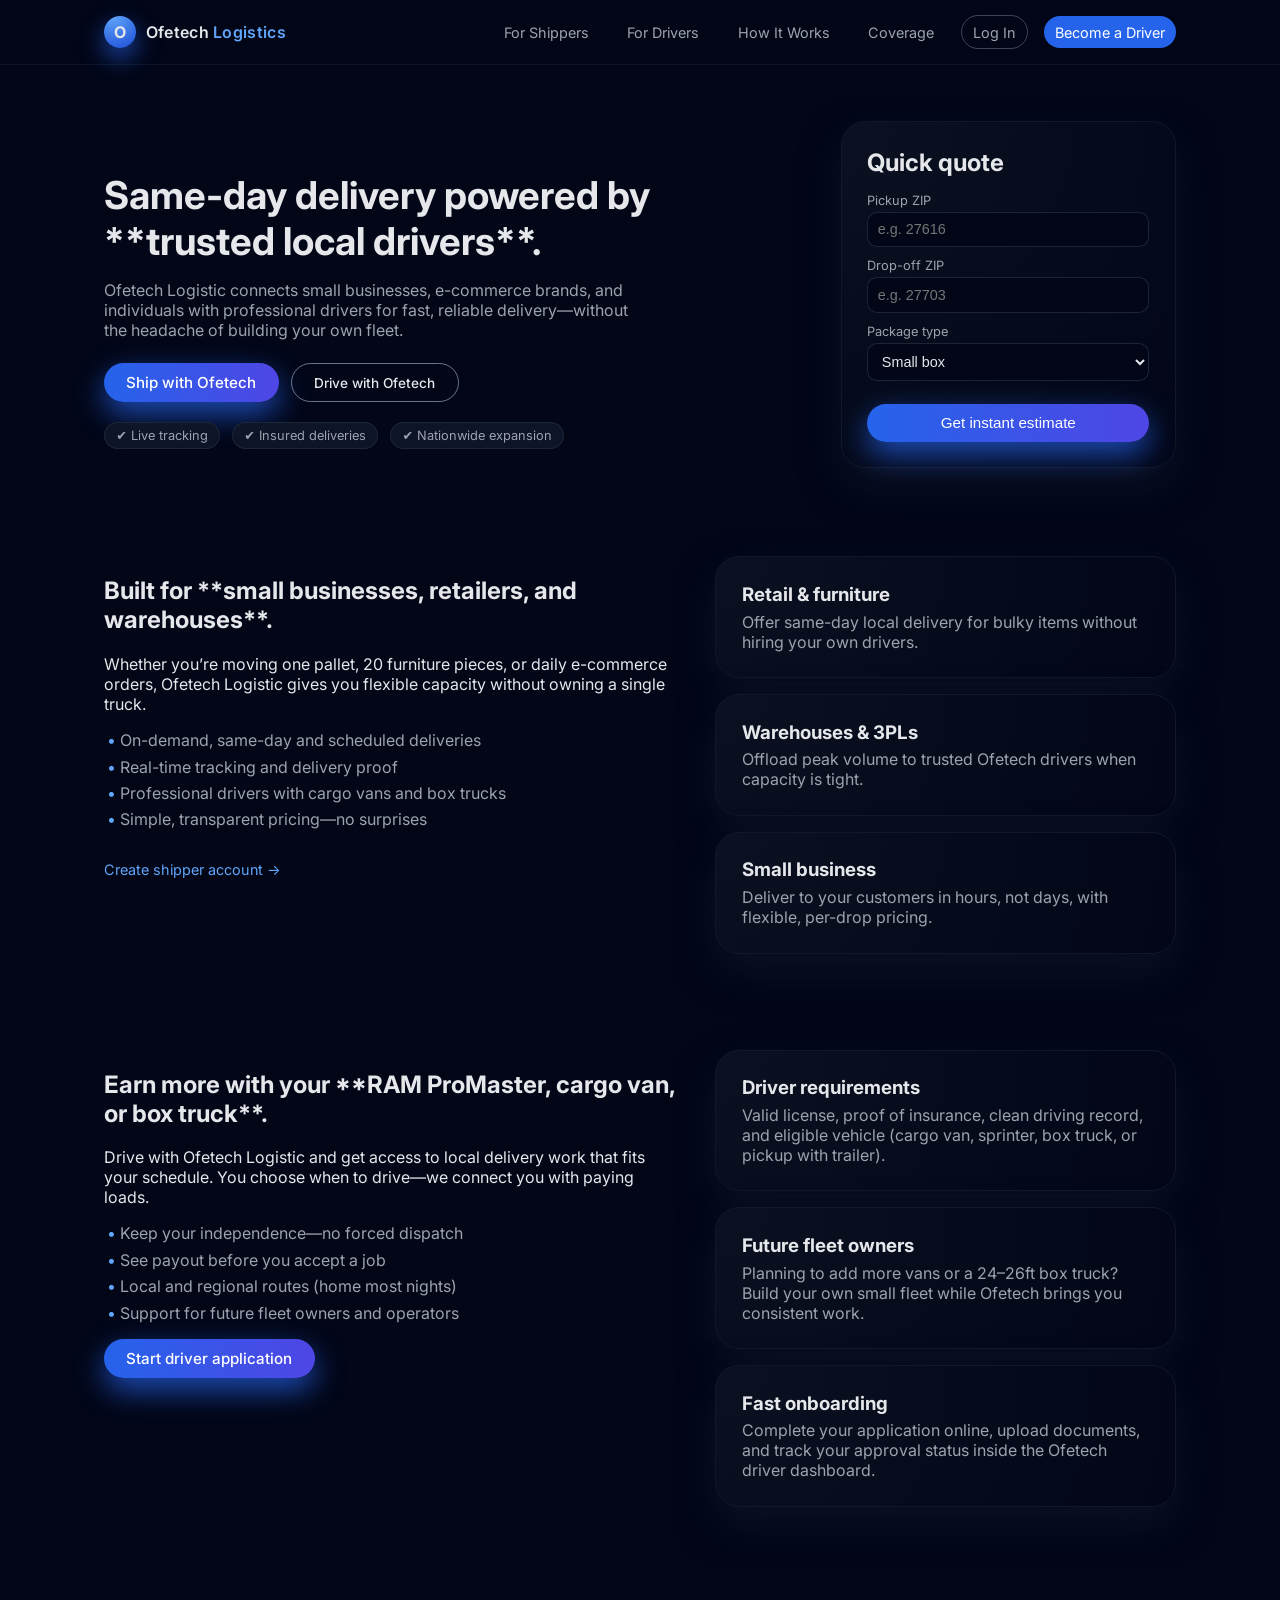
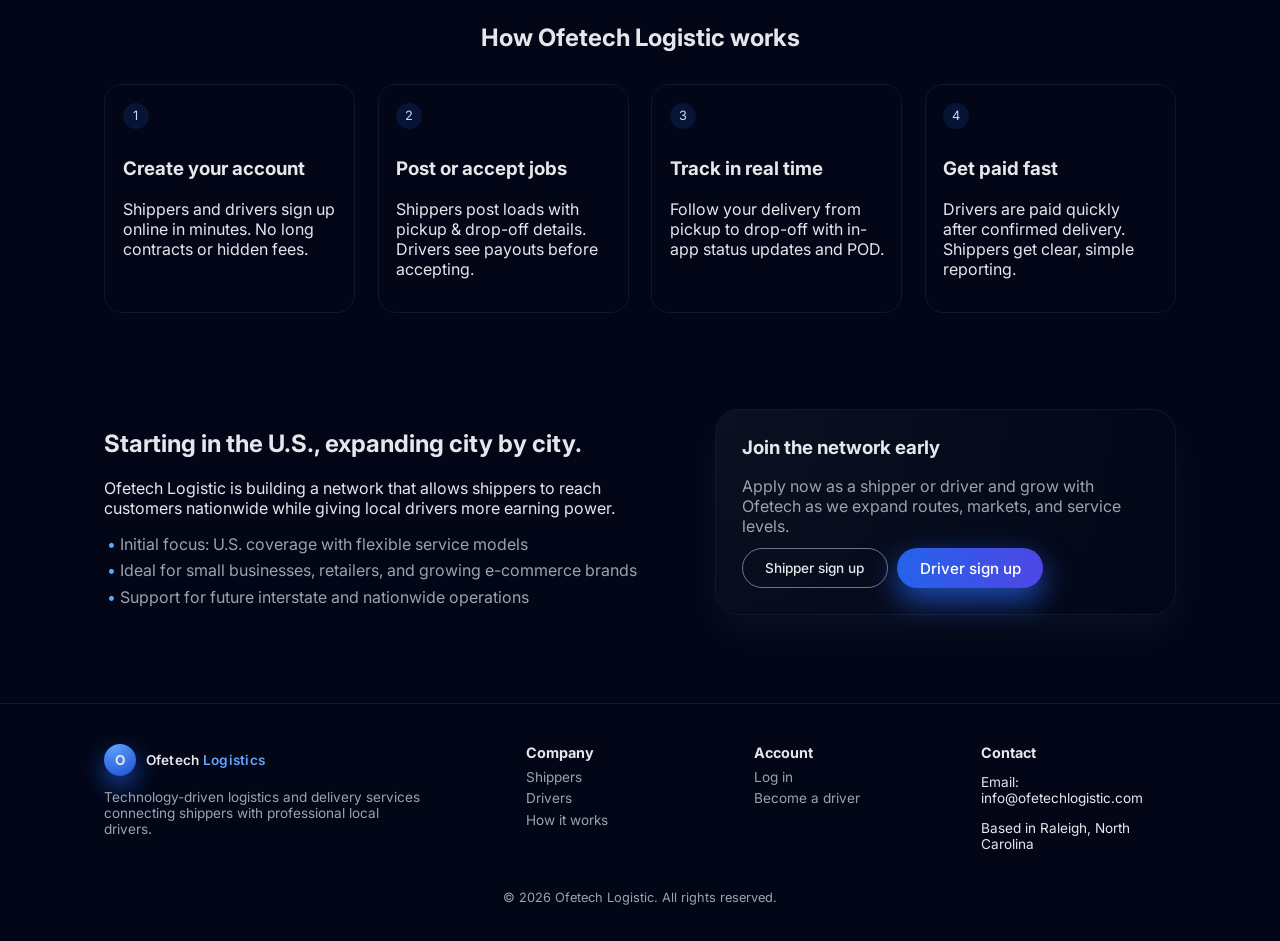
<file: index.html>
<!DOCTYPE html>
<html lang="en">
<head>
  <meta charset="UTF-8" />
  <meta name="viewport" content="width=device-width, initial-scale=1.0" />
  <title>Ofetech Logistic | Fast Local Delivery & Last-Mile Solutions</title>
  <meta name="description" content="Ofetech Logistic connects shippers with professional drivers for same-day and last-mile delivery across the U.S." />
  <link rel="preconnect" href="https://fonts.googleapis.com" />
  <link rel="preconnect" href="https://fonts.gstatic.com" crossorigin />
  <link href="https://fonts.googleapis.com/css2?family=Inter:wght@400;500;600;700&display=swap" rel="stylesheet" />
  <link rel="stylesheet" href="assets/css/styles.css" />
</head>
<body>
  <header class="site-header">
    <div class="container header-inner">
      <div class="logo">
        <span class="logo-mark">O</span>
        <span class="logo-text">Ofetech <span>Logistics</span></span>
      </div>

      <nav class="nav-desktop">
        <a href="#shippers">For Shippers</a>
        <a href="#drivers">For Drivers</a>
        <a href="#how-it-works">How It Works</a>
        <a href="#coverage">Coverage</a>
        <a href="login.html" class="nav-link-ghost">Log In</a>
        <a href="driver-signup.html" class="nav-link-primary">Become a Driver</a>
      </nav>

      <button class="nav-toggle" onclick="toggleMobileNav()">
        ☰
      </button>
    </div>

    <nav id="nav-mobile" class="nav-mobile">
      <a href="#shippers" onclick="toggleMobileNav()">For Shippers</a>
      <a href="#drivers" onclick="toggleMobileNav()">For Drivers</a>
      <a href="#how-it-works" onclick="toggleMobileNav()">How It Works</a>
      <a href="#coverage" onclick="toggleMobileNav()">Coverage</a>
      <a href="login.html" onclick="toggleMobileNav()">Log In</a>
      <a href="driver-signup.html" onclick="toggleMobileNav()">Become a Driver</a>
    </nav>
  </header>

  <main>
    <!-- Hero -->
    <section class="hero">
      <div class="container hero-grid">
        <div class="hero-copy">
          <h1>Same-day delivery powered by **trusted local drivers**.</h1>
          <p>
            Ofetech Logistic connects small businesses, e-commerce brands, and individuals
            with professional drivers for fast, reliable delivery—without the headache of
            building your own fleet.
          </p>
          <div class="hero-actions">
            <a href="#shippers" class="btn-primary">Ship with Ofetech</a>
            <a href="driver-signup.html" class="btn-outline">Drive with Ofetech</a>
          </div>
          <div class="hero-meta">
            <span>✔ Live tracking</span>
            <span>✔ Insured deliveries</span>
            <span>✔ Nationwide expansion</span>
          </div>
        </div>

        <div class="hero-panel">
          <div class="card hero-card">
            <h2>Quick quote</h2>
            <form id="quote-form">
              <label>
                Pickup ZIP
                <input type="text" name="pickup" required placeholder="e.g. 27616" />
              </label>
              <label>
                Drop-off ZIP
                <input type="text" name="dropoff" required placeholder="e.g. 27703" />
              </label>
              <label>
                Package type
                <select name="package">
                  <option value="small">Small box</option>
                  <option value="medium">Medium box</option>
                  <option value="large">Large box</option>
                  <option value="furniture">Furniture / Large item</option>
                  <option value="pallet">Pallet / Freight</option>
                </select>
              </label>
              <button type="submit" class="btn-primary-full">Get instant estimate</button>
              <p class="form-note" id="quote-result"></p>
            </form>
          </div>
        </div>
      </div>
    </section>

    <!-- Shippers section -->
    <section id="shippers" class="section">
      <div class="container section-grid">
        <div>
          <h2>Built for **small businesses, retailers, and warehouses**.</h2>
          <p>
            Whether you’re moving one pallet, 20 furniture pieces, or daily e-commerce
            orders, Ofetech Logistic gives you flexible capacity without owning a single
            truck.
          </p>
          <ul class="feature-list">
            <li>On-demand, same-day and scheduled deliveries</li>
            <li>Real-time tracking and delivery proof</li>
            <li>Professional drivers with cargo vans and box trucks</li>
            <li>Simple, transparent pricing—no surprises</li>
          </ul>
          <a href="login.html" class="link-cta">Create shipper account →</a>
        </div>
        <div class="card-list">
          <div class="card">
            <h3>Retail & furniture</h3>
            <p>Offer same-day local delivery for bulky items without hiring your own drivers.</p>
          </div>
          <div class="card">
            <h3>Warehouses & 3PLs</h3>
            <p>Offload peak volume to trusted Ofetech drivers when capacity is tight.</p>
          </div>
          <div class="card">
            <h3>Small business</h3>
            <p>Deliver to your customers in hours, not days, with flexible, per-drop pricing.</p>
          </div>
        </div>
      </div>
    </section>

    <!-- Drivers section -->
    <section id="drivers" class="section section-alt">
      <div class="container section-grid">
        <div>
          <h2>Earn more with your **RAM ProMaster, cargo van, or box truck**.</h2>
          <p>
            Drive with Ofetech Logistic and get access to local delivery work that fits
            your schedule. You choose when to drive—we connect you with paying loads.
          </p>
          <ul class="feature-list">
            <li>Keep your independence—no forced dispatch</li>
            <li>See payout before you accept a job</li>
            <li>Local and regional routes (home most nights)</li>
            <li>Support for future fleet owners and operators</li>
          </ul>
          <a href="driver-signup.html" class="btn-primary">Start driver application</a>
        </div>
        <div class="card-list">
          <div class="card">
            <h3>Driver requirements</h3>
            <p>
              Valid license, proof of insurance, clean driving record, and eligible vehicle
              (cargo van, sprinter, box truck, or pickup with trailer).
            </p>
          </div>
          <div class="card">
            <h3>Future fleet owners</h3>
            <p>
              Planning to add more vans or a 24–26ft box truck? Build your own small fleet
              while Ofetech brings you consistent work.
            </p>
          </div>
          <div class="card">
            <h3>Fast onboarding</h3>
            <p>
              Complete your application online, upload documents, and track your approval
              status inside the Ofetech driver dashboard.
            </p>
          </div>
        </div>
      </div>
    </section>

    <!-- How it works -->
    <section id="how-it-works" class="section">
      <div class="container">
        <h2 class="section-title">How Ofetech Logistic works</h2>
        <div class="steps-grid">
          <div class="step">
            <span class="step-number">1</span>
            <h3>Create your account</h3>
            <p>Shippers and drivers sign up online in minutes. No long contracts or hidden fees.</p>
          </div>
          <div class="step">
            <span class="step-number">2</span>
            <h3>Post or accept jobs</h3>
            <p>Shippers post loads with pickup & drop-off details. Drivers see payouts before accepting.</p>
          </div>
          <div class="step">
            <span class="step-number">3</span>
            <h3>Track in real time</h3>
            <p>Follow your delivery from pickup to drop-off with in-app status updates and POD.</p>
          </div>
          <div class="step">
            <span class="step-number">4</span>
            <h3>Get paid fast</h3>
            <p>Drivers are paid quickly after confirmed delivery. Shippers get clear, simple reporting.</p>
          </div>
        </div>
      </div>
    </section>

    <!-- Coverage -->
    <section id="coverage" class="section section-alt">
      <div class="container section-grid">
        <div>
          <h2>Starting in the U.S., expanding city by city.</h2>
          <p>
            Ofetech Logistic is building a network that allows shippers to reach customers
            nationwide while giving local drivers more earning power.
          </p>
          <ul class="feature-list">
            <li>Initial focus: U.S. coverage with flexible service models</li>
            <li>Ideal for small businesses, retailers, and growing e-commerce brands</li>
            <li>Support for future interstate and nationwide operations</li>
          </ul>
        </div>
        <div class="card coverage-card">
          <h3>Join the network early</h3>
          <p>
            Apply now as a shipper or driver and grow with Ofetech as we expand routes,
            markets, and service levels.
          </p>
          <div class="coverage-actions">
            <a href="login.html" class="btn-outline">Shipper sign up</a>
            <a href="driver-signup.html" class="btn-primary">Driver sign up</a>
          </div>
        </div>
      </div>
    </section>
  </main>

  <footer class="site-footer">
    <div class="container footer-grid">
      <div>
        <div class="logo footer-logo">
          <span class="logo-mark">O</span>
          <span class="logo-text">Ofetech <span>Logistics</span></span>
        </div>
        <p class="footer-text">
          Technology-driven logistics and delivery services connecting shippers with
          professional local drivers.
        </p>
      </div>
      <div>
        <h4>Company</h4>
        <a href="#shippers">Shippers</a>
        <a href="#drivers">Drivers</a>
        <a href="#how-it-works">How it works</a>
      </div>
      <div>
        <h4>Account</h4>
        <a href="login.html">Log in</a>
        <a href="driver-signup.html">Become a driver</a>
      </div>
      <div>
        <h4>Contact</h4>
        <p>Email: info@ofetechlogistic.com</p>
        <p>Based in Raleigh, North Carolina</p>
      </div>
    </div>
    <div class="footer-bottom">
      <p>© <span id="year"></span> Ofetech Logistic. All rights reserved.</p>
    </div>
  </footer>

  <script src="assets/js/app.js"></script>
</body>
</html>
</file>
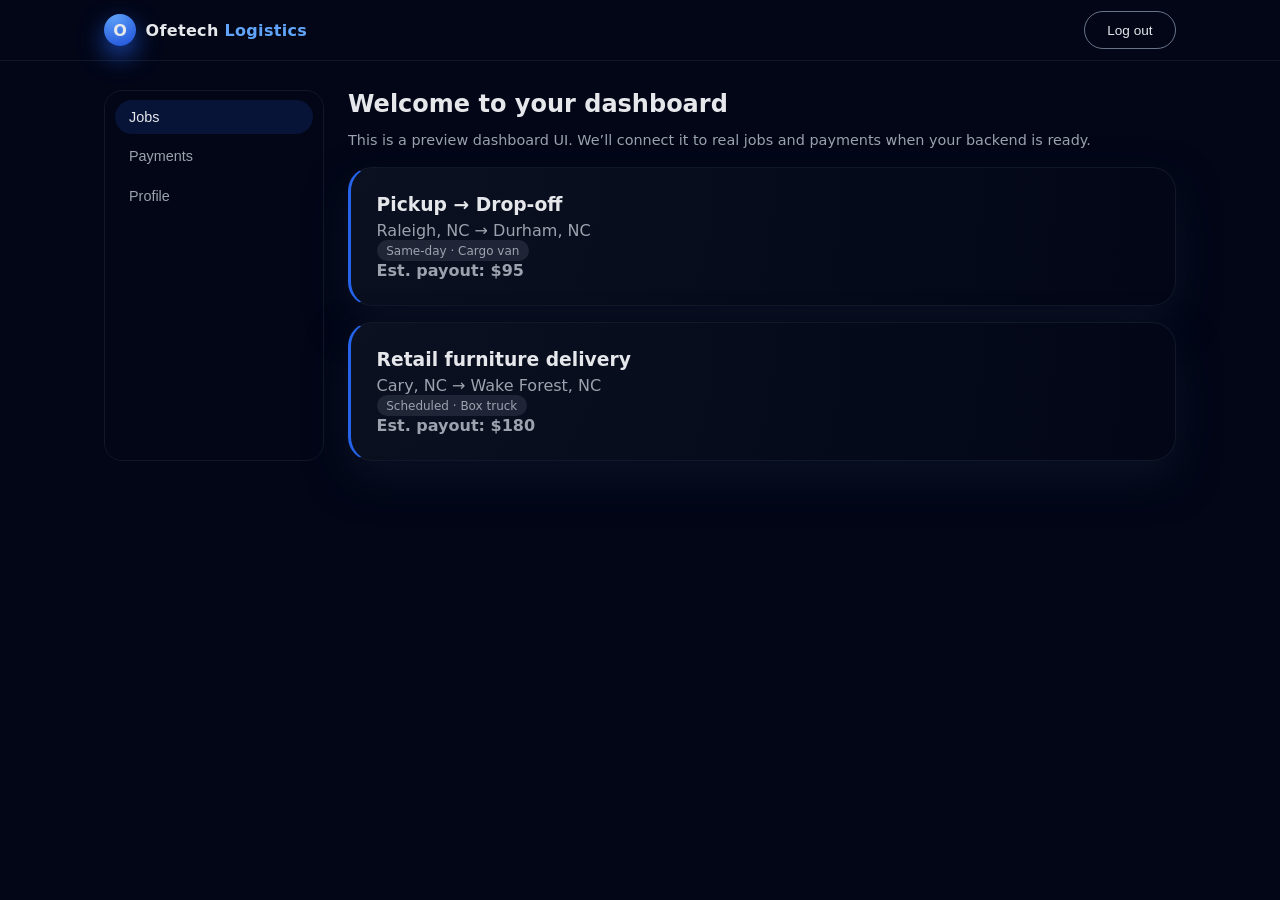
<file: dashboard.html>
<!DOCTYPE html>
<html lang="en">
<head>
  <meta charset="UTF-8" />
  <meta name="viewport" content="width=device-width, initial-scale=1.0" />
  <title>Dashboard | Ofetech Logistic</title>
  <link rel="stylesheet" href="assets/css/styles.css" />
</head>
<body class="page-dashboard">
  <header class="dashboard-header">
    <div class="container dash-header-inner">
      <div class="logo">
        <span class="logo-mark">O</span>
        <span class="logo-text">Ofetech <span>Logistics</span></span>
      </div>
      <nav>
        <button class="btn-outline" onclick="logoutPreview()">Log out</button>
      </nav>
    </div>
  </header>

  <main class="dashboard-main container">
    <aside class="dashboard-sidebar">
      <button class="sidebar-item active">Jobs</button>
      <button class="sidebar-item">Payments</button>
      <button class="sidebar-item">Profile</button>
    </aside>

    <section class="dashboard-content">
      <h1>Welcome to your dashboard</h1>
      <p class="dash-subtitle">
        This is a preview dashboard UI. We’ll connect it to real jobs and payments when your backend is ready.
      </p>

      <div class="card-list">
        <div class="card job-card">
          <h3>Pickup → Drop-off</h3>
          <p>Raleigh, NC → Durham, NC</p>
          <p class="badge">Same-day · Cargo van</p>
          <p class="payout">Est. payout: $95</p>
        </div>
        <div class="card job-card">
          <h3>Retail furniture delivery</h3>
          <p>Cary, NC → Wake Forest, NC</p>
          <p class="badge">Scheduled · Box truck</p>
          <p class="payout">Est. payout: $180</p>
        </div>
      </div>
    </section>
  </main>

  <script src="assets/js/app.js"></script>
</body>
</html>
</file>
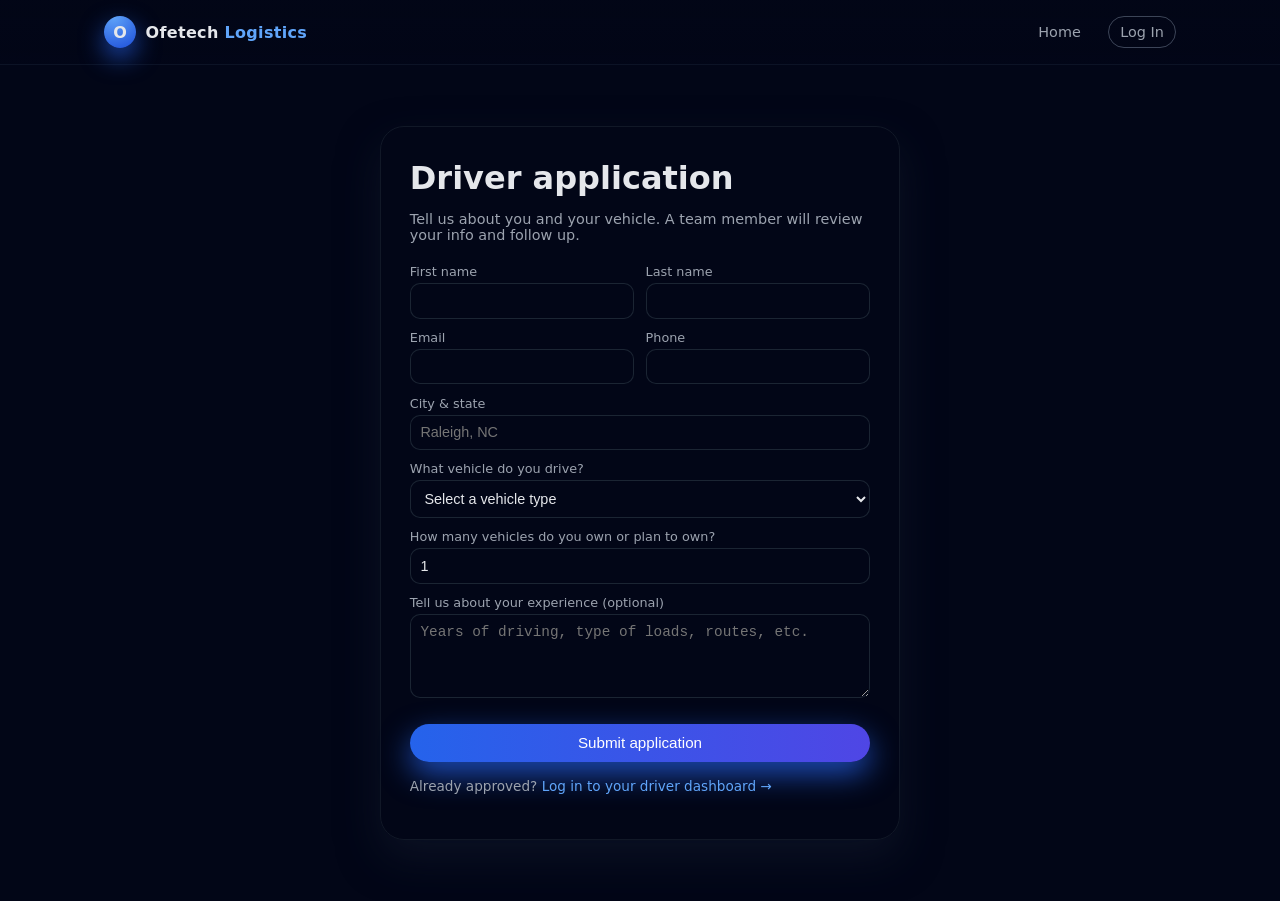
<file: driver-signup.html>
<!DOCTYPE html>
<html lang="en">
<head>
  <meta charset="UTF-8" />
  <meta name="viewport" content="width=device-width, initial-scale=1.0" />
  <title>Driver Application | Ofetech Logistic</title>
  <link rel="stylesheet" href="assets/css/styles.css" />
</head>
<body class="page-alt">
  <header class="site-header simple-header">
    <div class="container header-inner">
      <div class="logo">
        <span class="logo-mark">O</span>
        <span class="logo-text">Ofetech <span>Logistics</span></span>
      </div>
      <nav class="nav-desktop">
        <a href="index.html">Home</a>
        <a href="login.html" class="nav-link-ghost">Log In</a>
      </nav>
    </div>
  </header>

  <main class="auth-main">
    <div class="auth-card">
      <h1>Driver application</h1>
      <p class="auth-subtitle">
        Tell us about you and your vehicle. A team member will review your info and follow up.
      </p>

      <form id="driver-form">
        <div class="form-grid">
          <label>
            First name
            <input type="text" name="firstName" required />
          </label>
          <label>
            Last name
            <input type="text" name="lastName" required />
          </label>
        </div>

        <div class="form-grid">
          <label>
            Email
            <input type="email" name="email" required />
          </label>
          <label>
            Phone
            <input type="tel" name="phone" required />
          </label>
        </div>

        <label>
          City & state
          <input type="text" name="location" placeholder="Raleigh, NC" required />
        </label>

        <label>
          What vehicle do you drive?
          <select name="vehicle" required>
            <option value="">Select a vehicle type</option>
            <option value="cargo-van">Cargo van (RAM ProMaster, etc.)</option>
            <option value="sprinter">Sprinter / high roof van</option>
            <option value="box-truck-24">24–26 ft box truck</option>
            <option value="pickup">Pickup truck + trailer</option>
            <option value="other">Other commercial vehicle</option>
          </select>
        </label>

        <label>
          How many vehicles do you own or plan to own?
          <input type="number" name="fleetSize" min="1" value="1" />
        </label>

        <label>
          Tell us about your experience (optional)
          <textarea name="experience" rows="4" placeholder="Years of driving, type of loads, routes, etc."></textarea>
        </label>

        <button type="submit" class="btn-primary-full">Submit application</button>
        <p class="form-note" id="driver-result"></p>
      </form>

      <p class="auth-footer-link">
        Already approved? <a href="login.html">Log in to your driver dashboard →</a>
      </p>
    </div>
  </main>

  <script src="assets/js/app.js"></script>
</body>
</html>
</file>
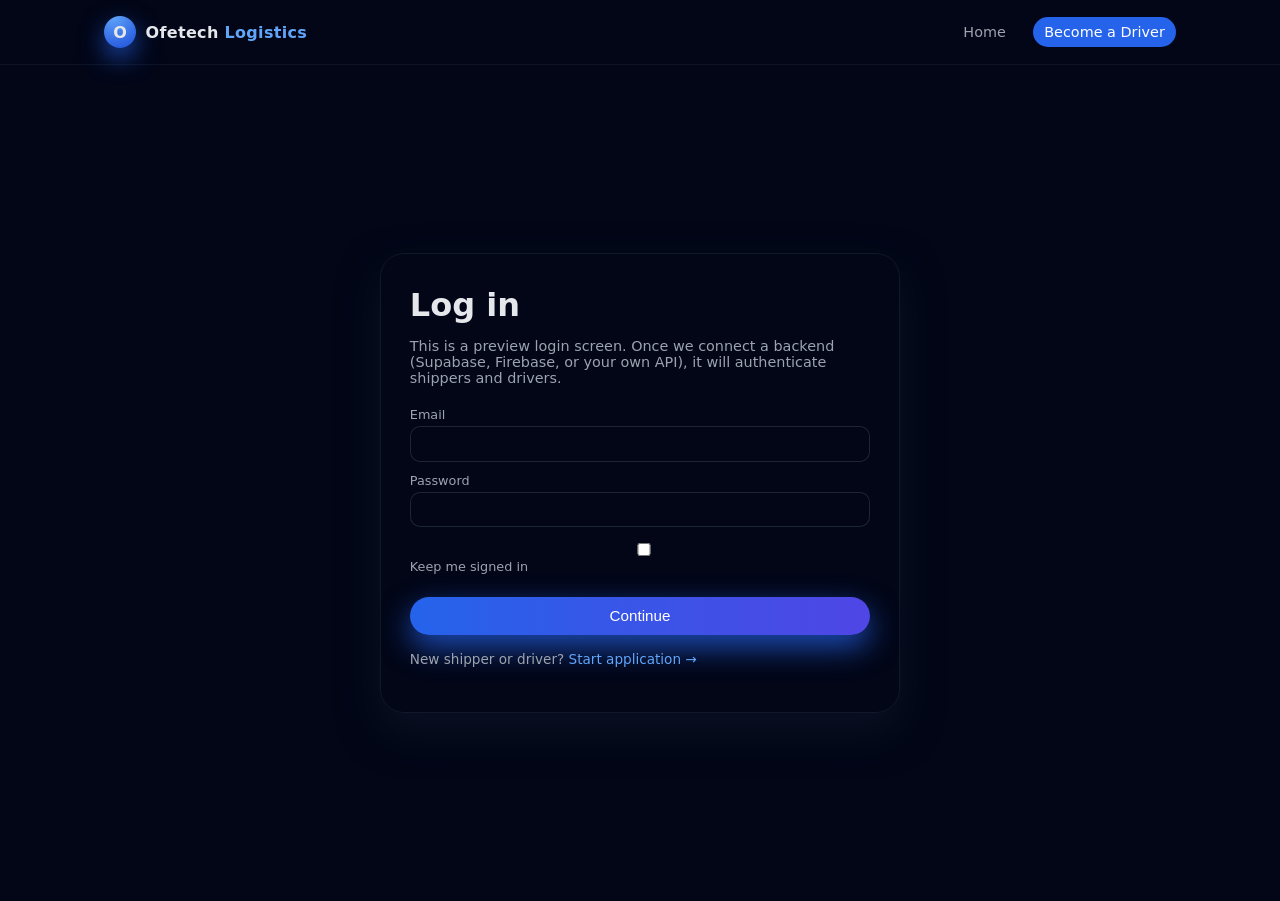
<file: login.html>
<!DOCTYPE html>
<html lang="en">
<head>
  <meta charset="UTF-8" />
  <meta name="viewport" content="width=device-width, initial-scale=1.0" />
  <title>Log In | Ofetech Logistic</title>
  <link rel="stylesheet" href="assets/css/styles.css" />
</head>
<body class="page-alt">
  <header class="site-header simple-header">
    <div class="container header-inner">
      <div class="logo">
        <span class="logo-mark">O</span>
        <span class="logo-text">Ofetech <span>Logistics</span></span>
      </div>
      <nav class="nav-desktop">
        <a href="index.html">Home</a>
        <a href="driver-signup.html" class="nav-link-primary">Become a Driver</a>
      </nav>
    </div>
  </header>

  <main class="auth-main">
    <div class="auth-card">
      <h1>Log in</h1>
      <p class="auth-subtitle">
        This is a preview login screen. Once we connect a backend (Supabase, Firebase, or your own API),
        it will authenticate shippers and drivers.
      </p>

      <form id="login-form">
        <label>
          Email
          <input type="email" name="email" required />
        </label>
        <label>
          Password
          <input type="password" name="password" required />
        </label>
        <label class="checkbox-row">
          <input type="checkbox" name="remember" />
          <span>Keep me signed in</span>
        </label>

        <button type="submit" class="btn-primary-full">Continue</button>
        <p class="form-note" id="login-result"></p>
      </form>

      <p class="auth-footer-link">
        New shipper or driver? <a href="driver-signup.html">Start application →</a>
      </p>
    </div>
  </main>

  <script src="assets/js/app.js"></script>
</body>
</html>
</file>
<file: assets/css/styles.css>
:root {
  --bg: #040711;
  --bg-alt: #070b1f;
  --card-bg: #0c1024;
  --accent: #2563eb;
  --accent-soft: rgba(37, 99, 235, 0.15);
  --accent-strong: #1d4ed8;
  --text: #e5e7eb;
  --muted: #9ca3af;
  --border: #111827;
  --danger: #f97373;
  --radius-lg: 18px;
  --radius-xl: 24px;
  --shadow-soft: 0 18px 40px rgba(15, 23, 42, 0.65);
}

*,
*::before,
*::after {
  box-sizing: border-box;
}

html,
body {
  margin: 0;
  padding: 0;
  font-family: "Inter", system-ui, -apple-system, BlinkMacSystemFont, sans-serif;
  background: radial-gradient(circle at top, #020617 0, #020617 35%, #020617 100%);
  color: var(--text);
}

body.page-alt {
  background: radial-gradient(circle at top, #020617 0, #020617 40%, #020617 100%);
}

body.page-dashboard {
  background: #020617;
}

/* Layout */
.container {
  width: 100%;
  max-width: 1120px;
  margin: 0 auto;
  padding: 0 1.5rem;
}

/* Header */
.site-header {
  position: sticky;
  top: 0;
  z-index: 40;
  background: linear-gradient(to bottom, rgba(2, 6, 23, 0.98), rgba(2, 6, 23, 0.9));
  border-bottom: 1px solid rgba(15, 23, 42, 0.8);
  backdrop-filter: blur(16px);
}

.simple-header {
  position: static;
}

.header-inner {
  display: flex;
  align-items: center;
  justify-content: space-between;
  height: 64px;
}

/* Logo */
.logo {
  display: flex;
  align-items: center;
  gap: 0.6rem;
}

.logo-mark {
  width: 32px;
  height: 32px;
  border-radius: 999px;
  background: radial-gradient(circle at 30% 0, #60a5fa, #1d4ed8);
  display: inline-flex;
  align-items: center;
  justify-content: center;
  font-weight: 700;
  color: #e5e7eb;
  box-shadow: 0 10px 25px rgba(37, 99, 235, 0.7);
}

.logo-text {
  font-weight: 600;
  letter-spacing: 0.02em;
}

.logo-text span {
  color: #60a5fa;
}

/* Nav */
.nav-desktop {
  display: flex;
  align-items: center;
  gap: 1rem;
  font-size: 0.9rem;
}

.nav-desktop a {
  color: var(--muted);
  text-decoration: none;
  padding: 0.45rem 0.7rem;
  border-radius: 999px;
  transition: 0.18s ease;
}

.nav-desktop a:hover {
  color: #e5e7eb;
  background: rgba(15, 23, 42, 0.95);
}

.nav-link-primary {
  background: var(--accent);
  color: white !important;
  padding-inline: 0.95rem;
}

.nav-link-primary:hover {
  background: var(--accent-strong);
}

.nav-link-ghost {
  border: 1px solid rgba(148, 163, 184, 0.4);
}

/* Mobile nav */
.nav-toggle {
  display: none;
  background: transparent;
  border: 1px solid rgba(148, 163, 184, 0.4);
  border-radius: 999px;
  width: 34px;
  height: 34px;
  color: #e5e7eb;
}

.nav-mobile {
  display: none;
  flex-direction: column;
  padding: 0.75rem 1.5rem 1rem;
  gap: 0.5rem;
  background: #020617;
  border-bottom: 1px solid #111827;
}

.nav-mobile a {
  text-decoration: none;
  color: var(--muted);
  padding: 0.4rem 0;
}

/* Hero */
.hero {
  padding: 3.5rem 0 2.5rem;
}

.hero-grid {
  display: grid;
  grid-template-columns: minmax(0, 1.4fr) minmax(0, 1.1fr);
  gap: 2.5rem;
  align-items: center;
}

.hero-copy h1 {
  font-size: clamp(1.9rem, 3vw, 2.4rem);
  line-height: 1.2;
  margin-bottom: 1rem;
}

.hero-copy h1 strong {
  color: #60a5fa;
}

.hero-copy p {
  color: var(--muted);
  max-width: 34rem;
}

.hero-actions {
  display: flex;
  flex-wrap: wrap;
  gap: 0.75rem;
  margin-top: 1.4rem;
}

.btn-primary,
.btn-outline,
.btn-primary-full {
  border-radius: 999px;
  padding: 0.65rem 1.4rem;
  border: none;
  cursor: pointer;
  font-weight: 500;
  font-size: 0.95rem;
  text-decoration: none;
  display: inline-flex;
  align-items: center;
  justify-content: center;
  gap: 0.4rem;
}

.btn-primary,
.btn-primary-full {
  background: linear-gradient(to right, #2563eb, #4f46e5);
  color: white;
  box-shadow: 0 12px 30px rgba(37, 99, 235, 0.75);
}

.btn-outline {
  border: 1px solid rgba(148, 163, 184, 0.7);
  background: transparent;
  color: var(--text);
}

.btn-primary-full {
  width: 100%;
  margin-top: 0.75rem;
}

.hero-meta {
  display: flex;
  flex-wrap: wrap;
  gap: 0.75rem;
  margin-top: 1.25rem;
  font-size: 0.8rem;
  color: var(--muted);
}

.hero-meta span {
  padding: 0.3rem 0.7rem;
  border-radius: 999px;
  background: rgba(15, 23, 42, 0.9);
  border: 1px solid rgba(31, 41, 55, 0.9);
}

/* Hero panel */
.hero-panel {
  display: flex;
  justify-content: flex-end;
}

.card {
  background: radial-gradient(circle at top left, #0b1120, #020617);
  border-radius: var(--radius-xl);
  padding: 1.6rem;
  border: 1px solid #111827;
  box-shadow: var(--shadow-soft);
}

.hero-card h2 {
  margin-top: 0;
  margin-bottom: 1rem;
}

.hero-card label {
  display: block;
  font-size: 0.8rem;
  color: var(--muted);
  margin-bottom: 0.7rem;
}

.hero-card input,
.hero-card select,
.auth-card input,
.auth-card select,
.auth-card textarea {
  width: 100%;
  margin-top: 0.25rem;
  padding: 0.55rem 0.6rem;
  border-radius: 10px;
  border: 1px solid rgba(31, 41, 55, 0.9);
  background: #020617;
  color: #e5e7eb;
  font-size: 0.9rem;
}

.hero-card input:focus,
.hero-card select:focus,
.auth-card input:focus,
.auth-card select:focus,
.auth-card textarea:focus {
  outline: none;
  border-color: #2563eb;
  box-shadow: 0 0 0 1px rgba(37, 99, 235, 0.6);
}

.form-note {
  font-size: 0.8rem;
  color: var(--muted);
  margin-top: 0.5rem;
}

/* Sections */
.section {
  padding: 3rem 0;
}

.section-alt {
  background: radial-gradient(circle at top, #020617 0, #020617 40%, #020617 100%);
}

.section-grid {
  display: grid;
  grid-template-columns: minmax(0, 1.5fr) minmax(0, 1.2fr);
  gap: 2.2rem;
  align-items: flex-start;
}

.section-title {
  text-align: center;
  margin-bottom: 2rem;
}

.feature-list {
  padding-left: 1rem;
  list-style: none;
  color: var(--muted);
}

.feature-list li {
  position: relative;
  margin-bottom: 0.4rem;
}

.feature-list li::before {
  content: "•";
  position: absolute;
  left: -0.8rem;
  color: #60a5fa;
}

/* Cards list */
.card-list {
  display: grid;
  grid-template-columns: minmax(0, 1fr);
  gap: 1rem;
}

.card h3 {
  margin-top: 0;
  margin-bottom: 0.35rem;
}

.card p {
  margin: 0;
  color: var(--muted);
}

.link-cta {
  display: inline-flex;
  margin-top: 1rem;
  color: #60a5fa;
  text-decoration: none;
  font-size: 0.9rem;
}

/* Steps */
.steps-grid {
  display: grid;
  grid-template-columns: repeat(auto-fit, minmax(180px, 1fr));
  gap: 1.4rem;
}

.step {
  background: #020617;
  border-radius: var(--radius-lg);
  padding: 1.1rem;
  border: 1px solid #111827;
}

.step-number {
  display: inline-flex;
  width: 26px;
  height: 26px;
  border-radius: 999px;
  align-items: center;
  justify-content: center;
  font-size: 0.8rem;
  background: var(--accent-soft);
  color: #bfdbfe;
  margin-bottom: 0.6rem;
}

/* Coverage */
.coverage-card {
  display: flex;
  flex-direction: column;
  gap: 0.75rem;
}

.coverage-actions {
  display: flex;
  flex-wrap: wrap;
  gap: 0.6rem;
}

/* Footer */
.site-footer {
  padding: 2.5rem 0 1.5rem;
  border-top: 1px solid #111827;
  margin-top: 2rem;
}

.footer-grid {
  display: grid;
  grid-template-columns: minmax(0, 2fr) repeat(3, minmax(0, 1fr));
  gap: 2rem;
  font-size: 0.85rem;
}

.footer-logo {
  margin-bottom: 0.6rem;
}

.footer-text {
  color: var(--muted);
  max-width: 20rem;
}

.site-footer h4 {
  margin-top: 0;
  margin-bottom: 0.5rem;
  font-size: 0.9rem;
}

.site-footer a {
  display: block;
  color: var(--muted);
  text-decoration: none;
  margin-bottom: 0.35rem;
}

.site-footer a:hover {
  color: #e5e7eb;
}

.footer-bottom {
  margin-top: 1.5rem;
  text-align: center;
  font-size: 0.8rem;
  color: var(--muted);
}

/* Auth pages */
.auth-main {
  min-height: calc(100vh - 64px);
  display: flex;
  align-items: center;
  justify-content: center;
  padding: 2.5rem 1.5rem;
}

.auth-card {
  width: 100%;
  max-width: 520px;
  padding: 2rem 1.8rem;
  border-radius: var(--radius-xl);
  border: 1px solid #111827;
  background: linear-gradient(145deg, #020617, #020617 40%, #020617);
  box-shadow: var(--shadow-soft);
}

.auth-card h1 {
  margin-top: 0;
  margin-bottom: 0.4rem;
}

.auth-subtitle {
  color: var(--muted);
  font-size: 0.9rem;
  margin-bottom: 1.3rem;
}

.form-grid {
  display: grid;
  grid-template-columns: repeat(auto-fit, minmax(160px, 1fr));
  gap: 0.7rem;
}

.auth-card label {
  display: block;
  font-size: 0.8rem;
  color: var(--muted);
  margin-bottom: 0.7rem;
}

.auth-card textarea {
  resize: vertical;
  min-height: 80px;
}

.checkbox-row {
  display: flex;
  align-items: center;
  gap: 0.4rem;
  font-size: 0.8rem;
}

.auth-footer-link {
  margin-top: 1rem;
  font-size: 0.85rem;
  color: var(--muted);
}

.auth-footer-link a {
  color: #60a5fa;
  text-decoration: none;
}

/* Dashboard */
.dashboard-header {
  border-bottom: 1px solid #111827;
  background: #020617;
}

.dash-header-inner {
  display: flex;
  align-items: center;
  justify-content: space-between;
  height: 60px;
}

.dashboard-main {
  display: grid;
  grid-template-columns: 220px minmax(0, 1fr);
  gap: 1.5rem;
  padding-top: 1.8rem;
  padding-bottom: 2.5rem;
}

.dashboard-sidebar {
  border-radius: var(--radius-lg);
  border: 1px solid #111827;
  background: #020617;
  padding: 0.6rem;
  display: flex;
  flex-direction: column;
  gap: 0.35rem;
}

.sidebar-item {
  border-radius: 999px;
  border: none;
  padding: 0.55rem 0.9rem;
  background: transparent;
  color: var(--muted);
  text-align: left;
  cursor: pointer;
  font-size: 0.9rem;
}

.sidebar-item.active {
  background: var(--accent-soft);
  color: #e5e7eb;
}

.dashboard-content h1 {
  margin-top: 0;
  margin-bottom: 0.3rem;
}

.dash-subtitle {
  color: var(--muted);
  font-size: 0.9rem;
  margin-bottom: 1.2rem;
}

.job-card {
  border-left: 3px solid #2563eb;
}

.badge {
  display: inline-block;
  padding: 0.2rem 0.6rem;
  border-radius: 999px;
  background: rgba(148, 163, 184, 0.15);
  font-size: 0.75rem;
  margin-top: 0.5rem;
}

.payout {
  margin-top: 0.6rem;
  font-weight: 600;
}

/* Buttons small/outline for header */
.btn-outline {
  font-size: 0.85rem;
}

/* Responsive */
@media (max-width: 900px) {
  .hero-grid,
  .section-grid,
  .dashboard-main {
    grid-template-columns: minmax(0, 1fr);
  }

  .hero-panel {
    justify-content: center;
  }

  .dashboard-main {
    grid-template-columns: minmax(0, 1fr);
  }

  .dashboard-sidebar {
    flex-direction: row;
    overflow-x: auto;
  }

  .dashboard-sidebar::-webkit-scrollbar {
    display: none;
  }

  .footer-grid {
    grid-template-columns: minmax(0, 1.7fr) repeat(2, minmax(0, 1fr));
  }
}

@media (max-width: 720px) {
  .nav-desktop {
    display: none;
  }

  .nav-toggle {
    display: inline-flex;
    align-items: center;
    justify-content: center;
  }

  .hero {
    padding-top: 2.5rem;
  }

  .footer-grid {
    grid-template-columns: minmax(0, 1fr);
  }

  .auth-card {
    padding: 1.5rem 1.3rem;
  }
}
</file>
